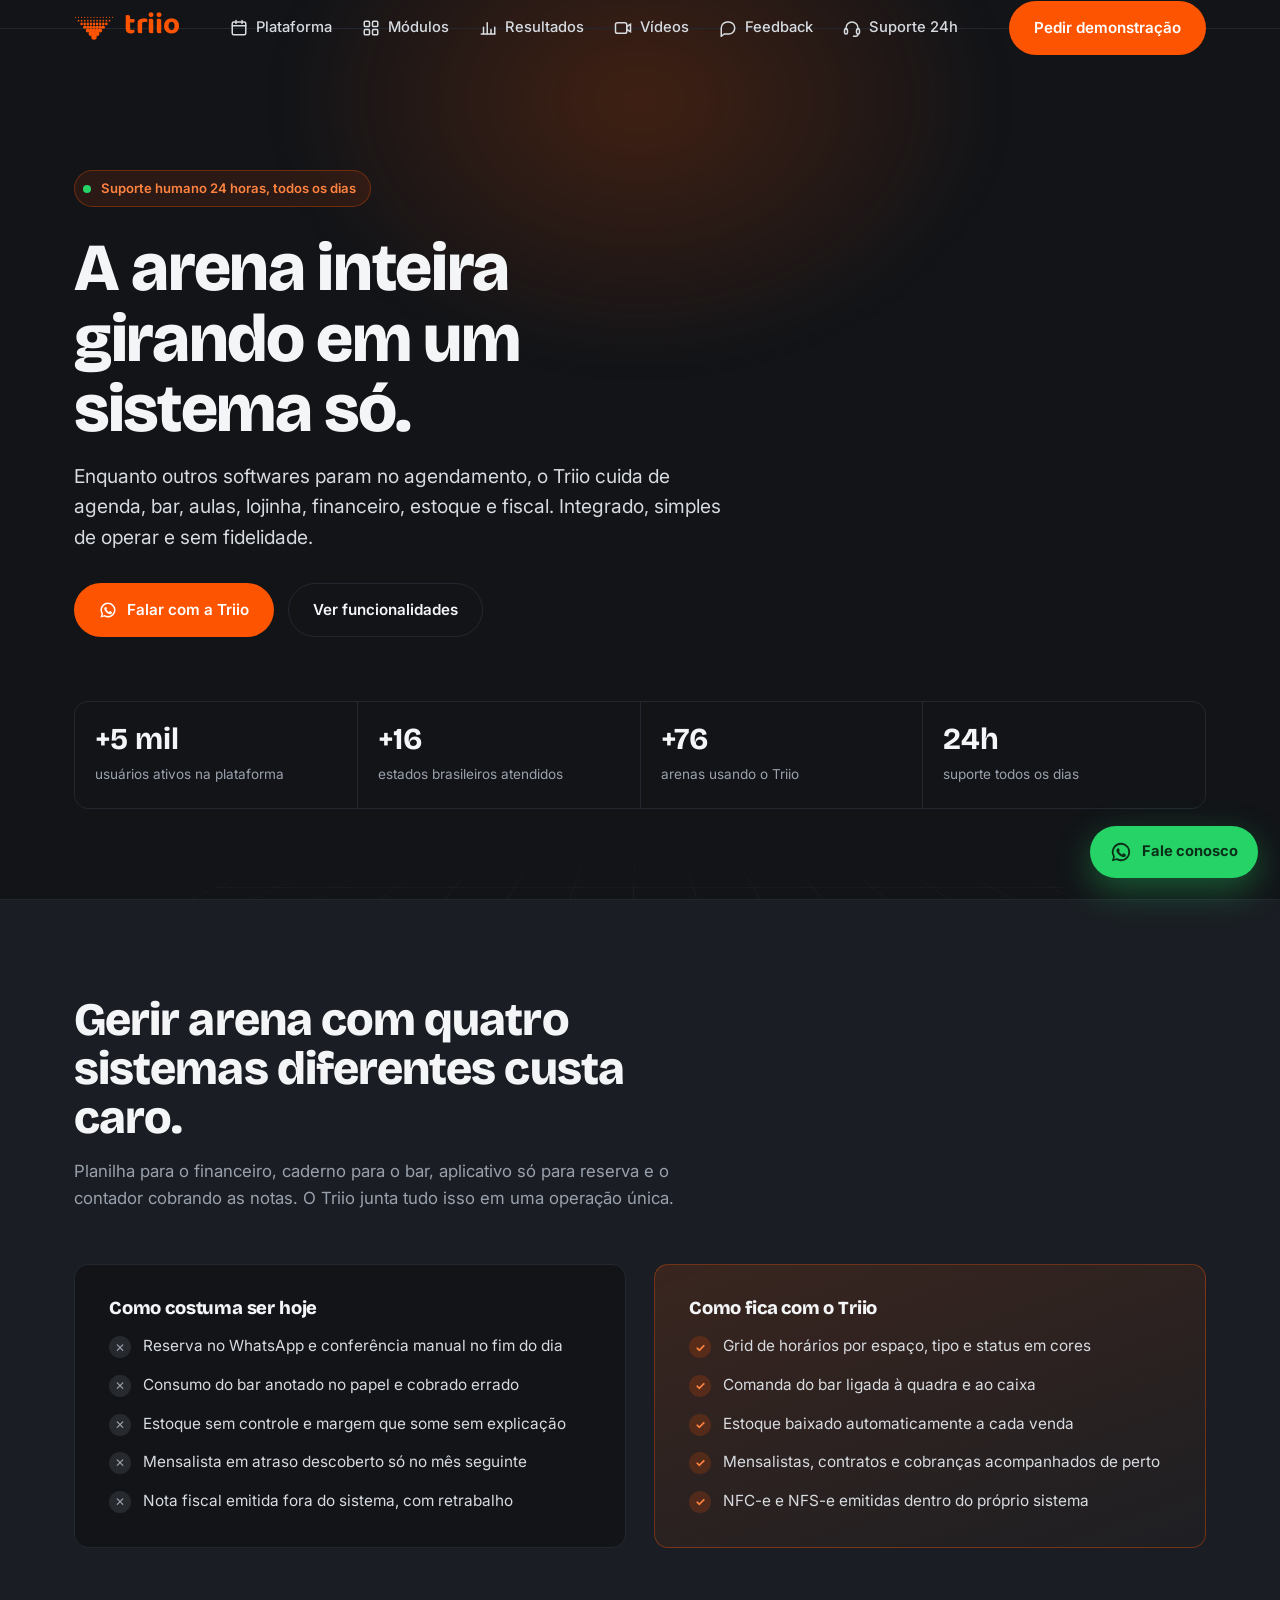
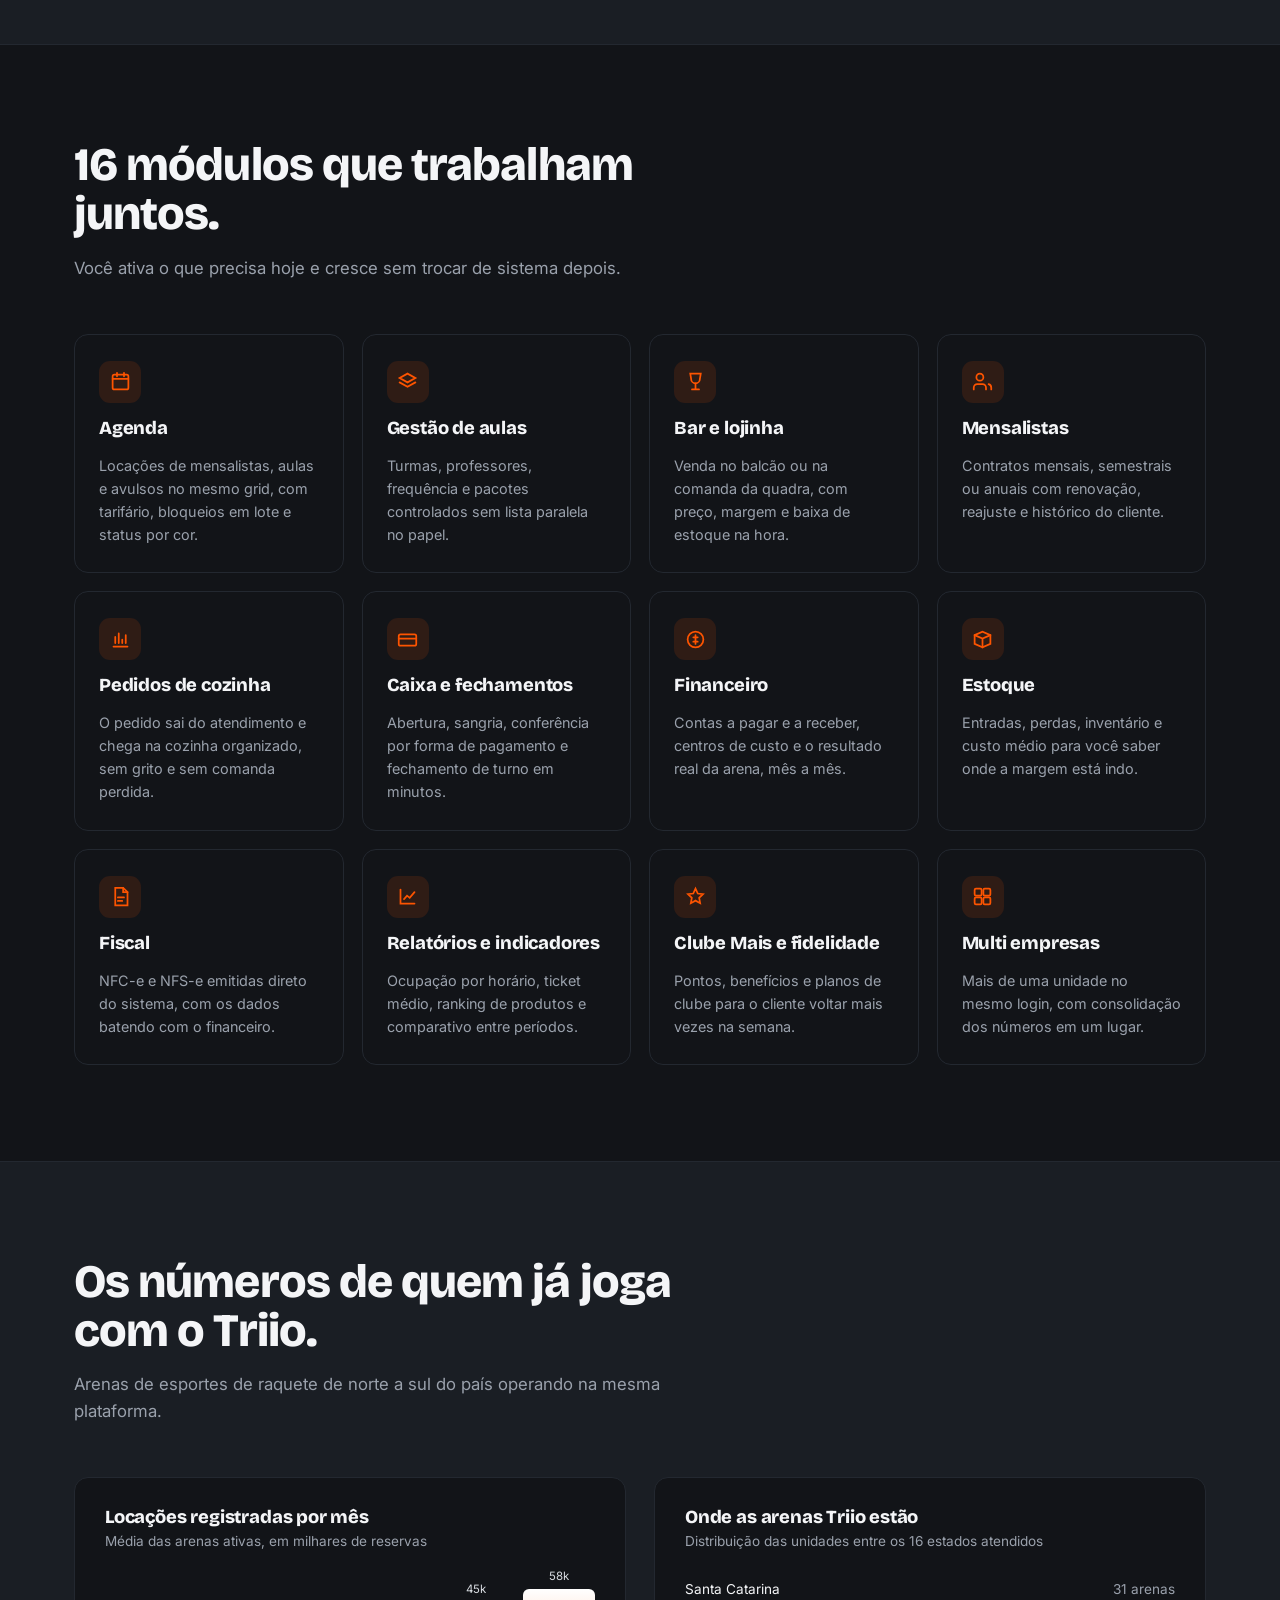
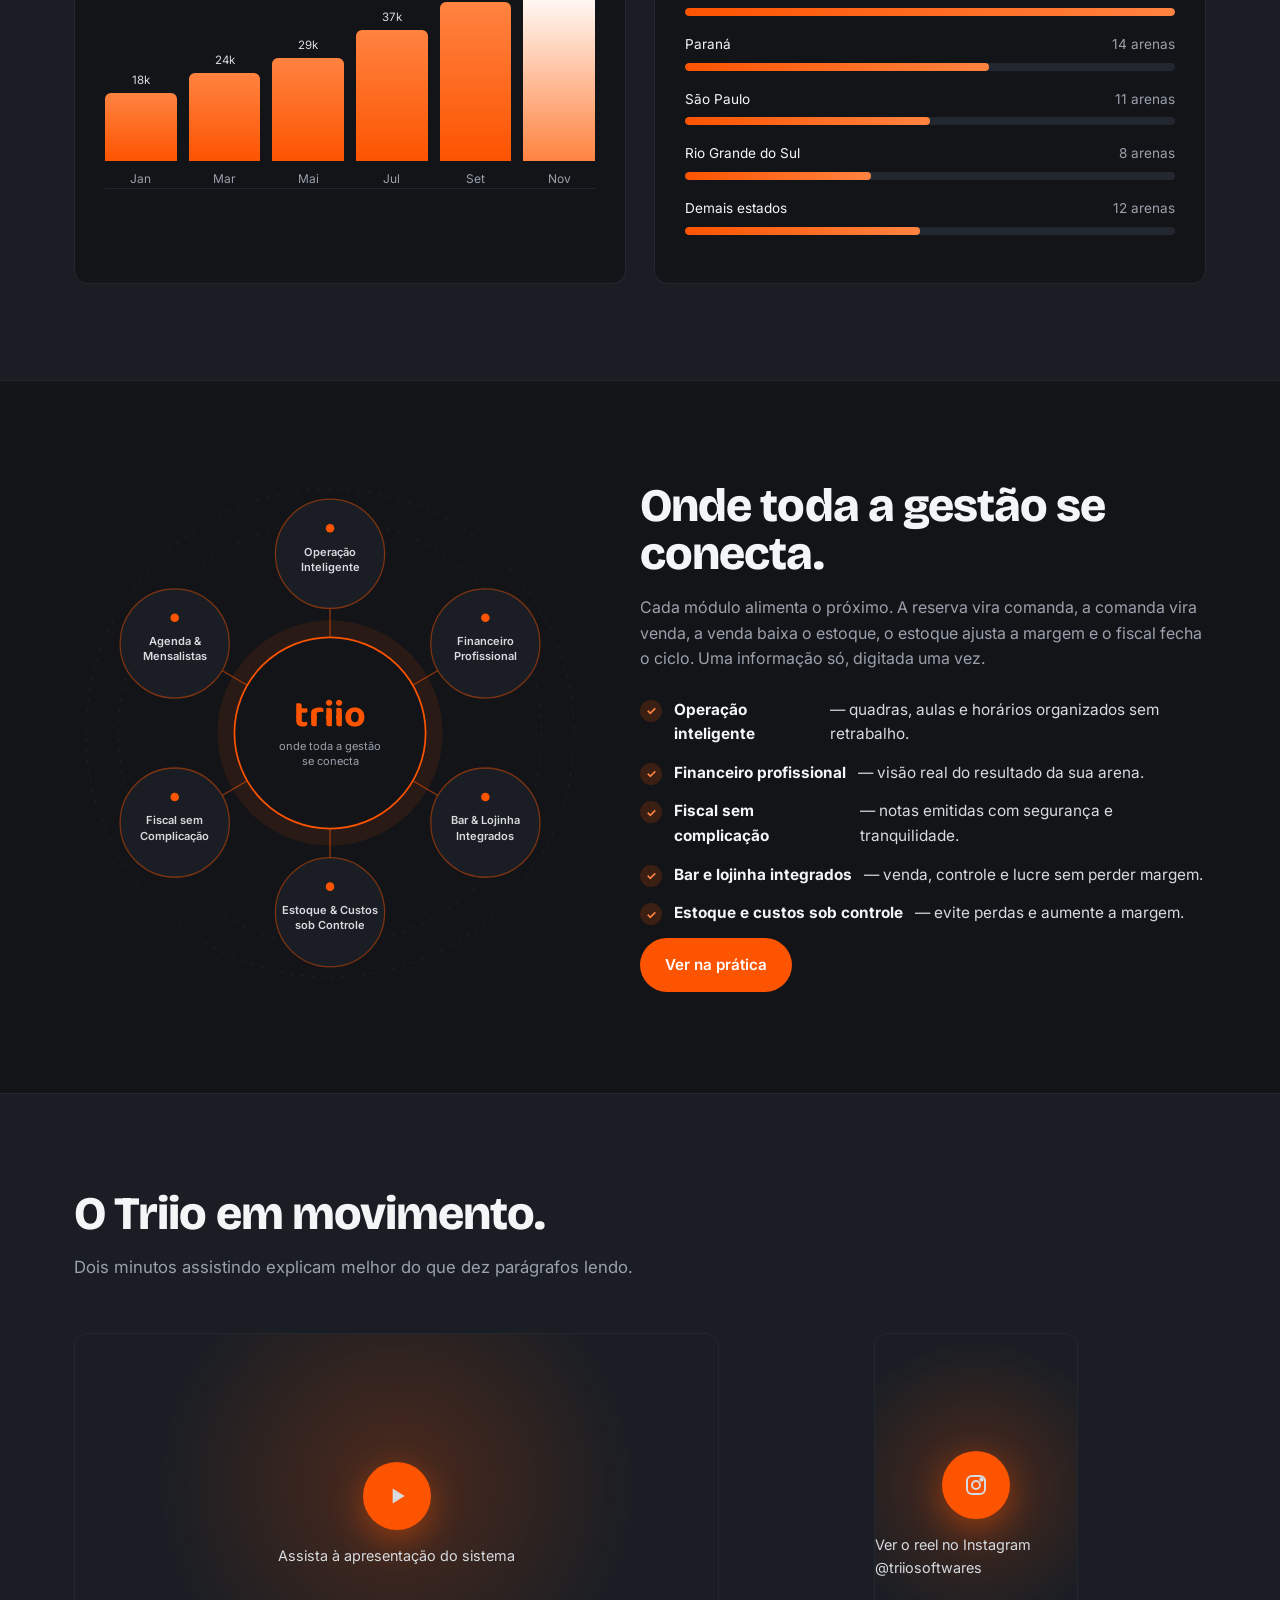
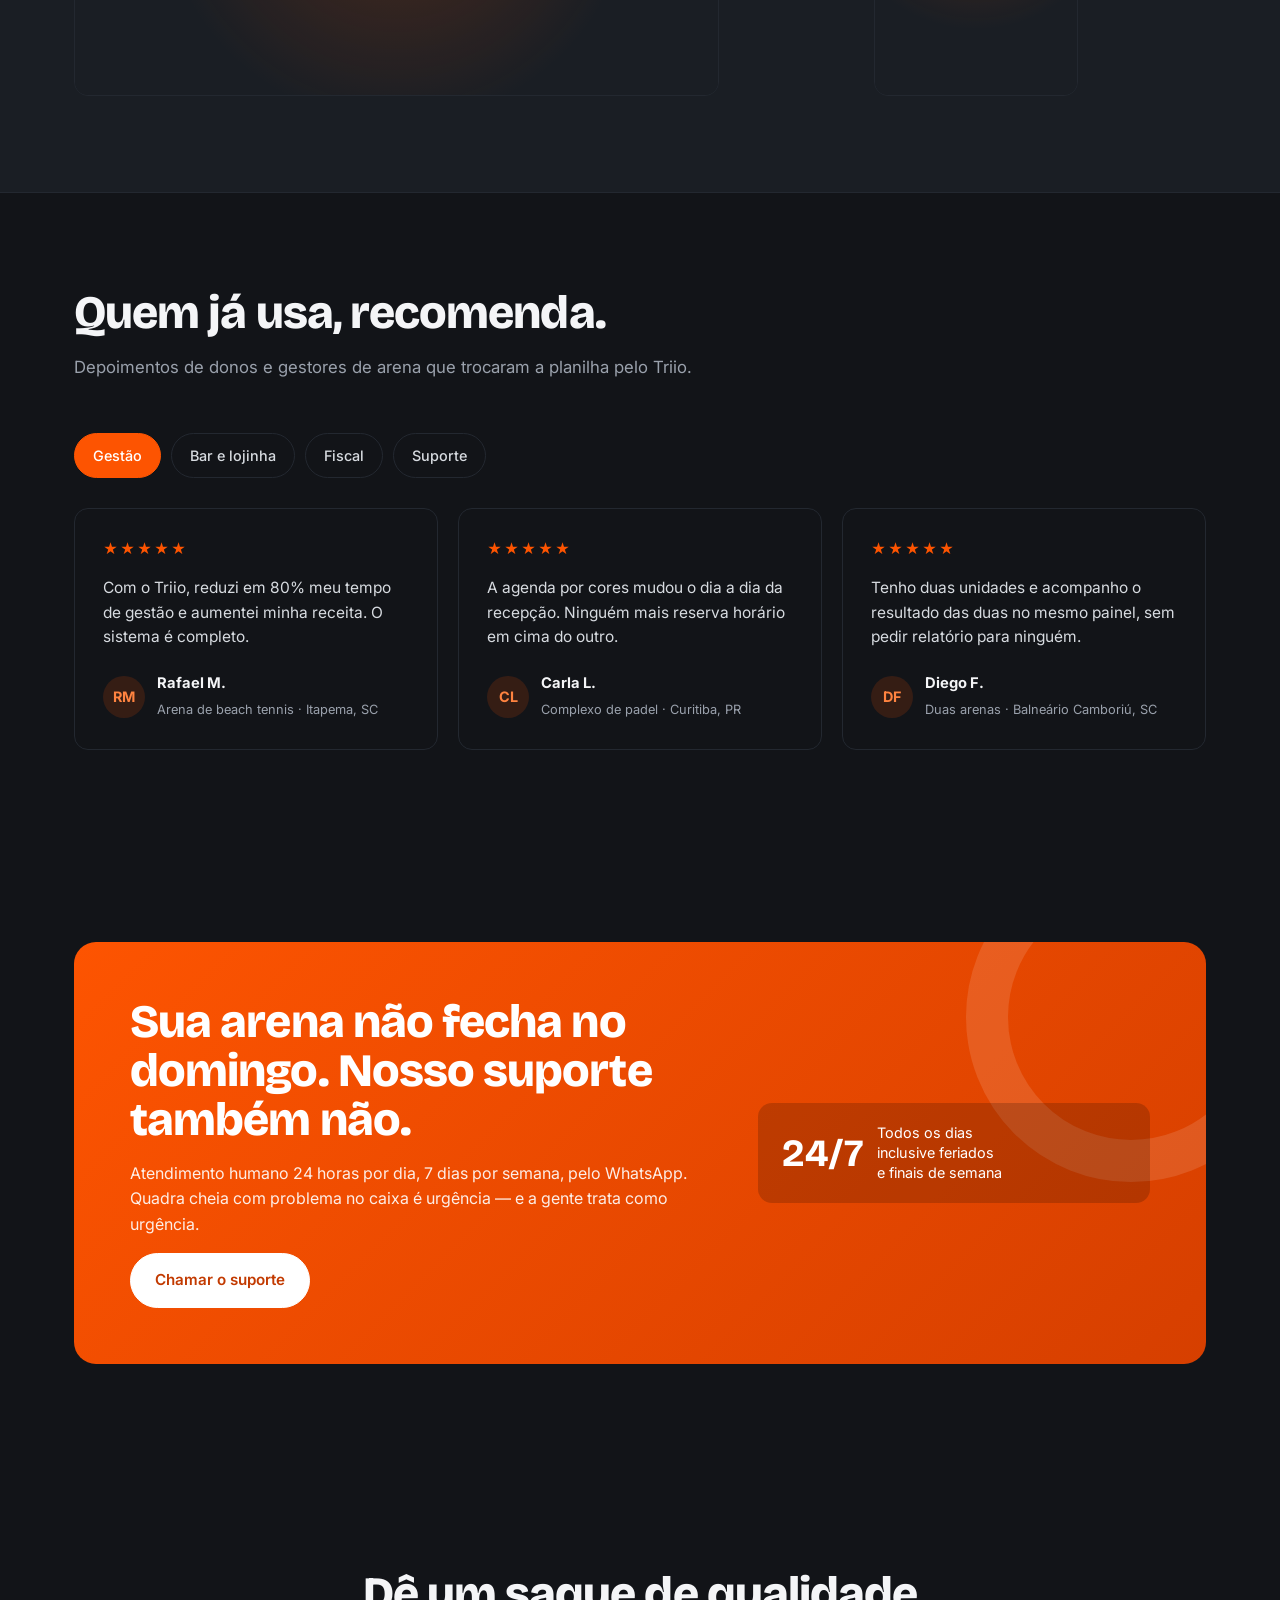
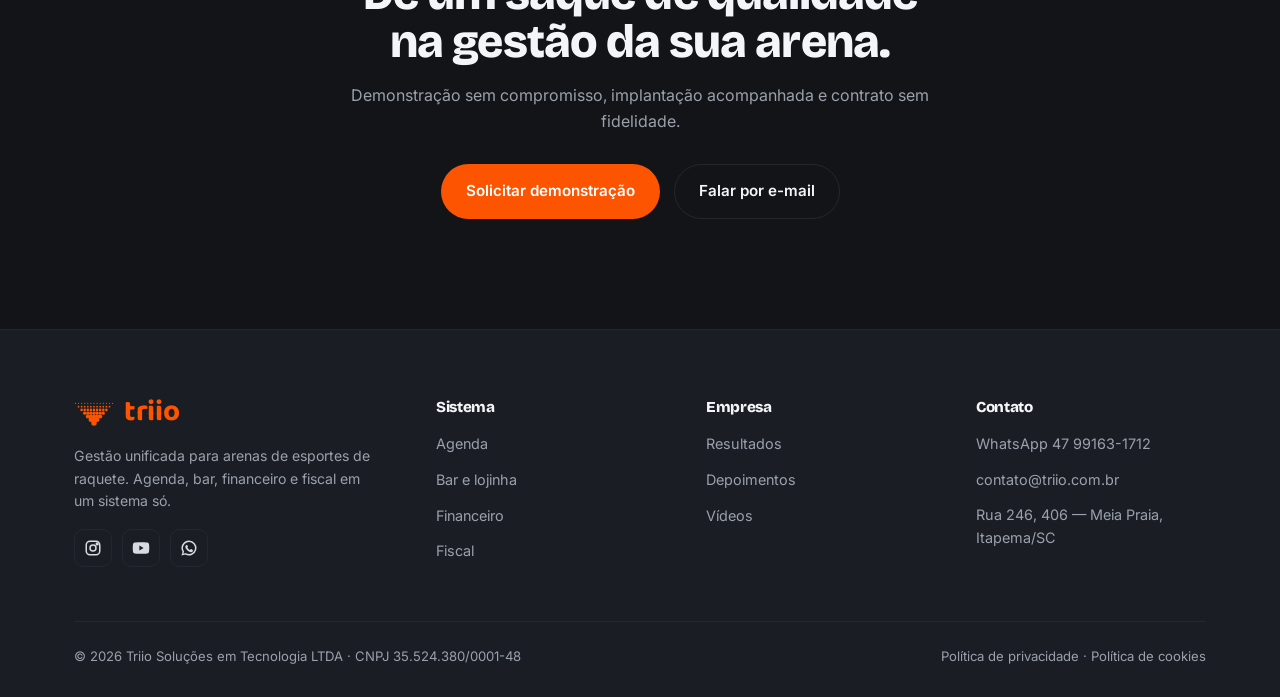
<file: index.html>
<!DOCTYPE html>
<html lang="pt-BR">
<head>
  <meta charset="UTF-8" />
  <meta name="viewport" content="width=device-width, initial-scale=1, viewport-fit=cover" />
  <link rel="icon" href="data:image/svg+xml,%3Csvg xmlns='http://www.w3.org/2000/svg' viewBox='0 0 32 32'%3E%3Cg fill='%23FD5401'%3E%3Ccircle cx='8' cy='8' r='2'/%3E%3Ccircle cx='16' cy='8' r='2'/%3E%3Ccircle cx='24' cy='8' r='2'/%3E%3Ccircle cx='12' cy='16' r='3'/%3E%3Ccircle cx='20' cy='16' r='3'/%3E%3Ccircle cx='16' cy='25' r='4'/%3E%3C/g%3E%3C/svg%3E" />
  <title>Triio Software | Gestão completa para arenas esportivas</title>
  <meta name="description" content="Triio: agenda, bar, aulas, lojinha, financeiro, estoque e fiscal em um único sistema para arenas de esportes de raquete. Suporte 24h e sem fidelidade." />

  <link rel="preconnect" href="https://fonts.googleapis.com" />
  <link rel="preconnect" href="https://fonts.gstatic.com" crossorigin />
  <link href="https://fonts.googleapis.com/css2?family=Baloo+2:wght@700&family=Bricolage+Grotesque:opsz,wght@12..96,500;12..96,700;12..96,800&family=Inter:wght@400;500;600;700&display=swap" rel="stylesheet" />

<link rel="stylesheet" href="./css/style.css" />
</head>

<body>
  <svg width="0" height="0" style="position:absolute" aria-hidden="true">
    <symbol id="marca-triio" viewBox="0 0 100 68" fill="currentColor"><circle cx="3.2" cy="6.0" r="1.3"/><circle cx="11.0" cy="6.0" r="1.3"/><circle cx="18.8" cy="6.0" r="1.3"/><circle cx="26.6" cy="6.0" r="1.3"/><circle cx="34.4" cy="6.0" r="1.3"/><circle cx="42.2" cy="6.0" r="1.3"/><circle cx="50.0" cy="6.0" r="1.3"/><circle cx="57.8" cy="6.0" r="1.3"/><circle cx="65.6" cy="6.0" r="1.3"/><circle cx="73.4" cy="6.0" r="1.3"/><circle cx="81.2" cy="6.0" r="1.3"/><circle cx="89.0" cy="6.0" r="1.3"/><circle cx="96.8" cy="6.0" r="1.3"/><circle cx="11.0" cy="14.2" r="2.2"/><circle cx="18.8" cy="14.2" r="2.2"/><circle cx="26.6" cy="14.2" r="2.2"/><circle cx="34.4" cy="14.2" r="2.2"/><circle cx="42.2" cy="14.2" r="2.2"/><circle cx="50.0" cy="14.2" r="2.2"/><circle cx="57.8" cy="14.2" r="2.2"/><circle cx="65.6" cy="14.2" r="2.2"/><circle cx="73.4" cy="14.2" r="2.2"/><circle cx="81.2" cy="14.2" r="2.2"/><circle cx="89.0" cy="14.2" r="2.2"/><circle cx="18.8" cy="22.4" r="3.2"/><circle cx="26.6" cy="22.4" r="3.2"/><circle cx="34.4" cy="22.4" r="3.2"/><circle cx="42.2" cy="22.4" r="3.2"/><circle cx="50.0" cy="22.4" r="3.2"/><circle cx="57.8" cy="22.4" r="3.2"/><circle cx="65.6" cy="22.4" r="3.2"/><circle cx="73.4" cy="22.4" r="3.2"/><circle cx="81.2" cy="22.4" r="3.2"/><circle cx="26.6" cy="30.6" r="4.1"/><circle cx="34.4" cy="30.6" r="4.1"/><circle cx="42.2" cy="30.6" r="4.1"/><circle cx="50.0" cy="30.6" r="4.1"/><circle cx="57.8" cy="30.6" r="4.1"/><circle cx="65.6" cy="30.6" r="4.1"/><circle cx="73.4" cy="30.6" r="4.1"/><circle cx="34.4" cy="38.8" r="5.1"/><circle cx="42.2" cy="38.8" r="5.1"/><circle cx="50.0" cy="38.8" r="5.1"/><circle cx="57.8" cy="38.8" r="5.1"/><circle cx="65.6" cy="38.8" r="5.1"/><circle cx="42.2" cy="47.0" r="6.0"/><circle cx="50.0" cy="47.0" r="6.0"/><circle cx="57.8" cy="47.0" r="6.0"/><circle cx="50.0" cy="55.2" r="7.0"/></symbol>
  </svg>

  <header class="cabecalho" id="cabecalho">
    <div class="container barra">
      <a href="#topo" class="logo" aria-label="Triio Software - início">
        <svg class="logo-marca" aria-hidden="true"><use href="#marca-triio"/></svg>
        <span class="logo-texto">triio</span>
      </a>

      <nav class="nav" id="nav">
        <div class="nav-item">
          <a class="nav-link" href="#plataforma">
            <svg viewBox="0 0 24 24" fill="none" stroke="currentColor" stroke-width="2" stroke-linecap="round"><rect x="3" y="4" width="18" height="17" rx="2"/><path d="M3 9h18M8 2v4M16 2v4"/></svg>
            Plataforma
          </a>
          <div class="pop">
            <strong>Tudo em um sistema só</strong>
            <p>Agenda, bar, aulas, lojinha, financeiro, estoque e fiscal integrados — sem planilha paralela.</p>
            <ul>
              <li><a href="#modulos">Ver os 16 módulos</a></li>
              <li><a href="#conexao">Como tudo se conecta</a></li>
            </ul>
          </div>
        </div>

        <div class="nav-item">
          <a class="nav-link" href="#modulos">
            <svg viewBox="0 0 24 24" fill="none" stroke="currentColor" stroke-width="2" stroke-linecap="round"><rect x="3" y="3" width="7" height="7" rx="1.5"/><rect x="14" y="3" width="7" height="7" rx="1.5"/><rect x="3" y="14" width="7" height="7" rx="1.5"/><rect x="14" y="14" width="7" height="7" rx="1.5"/></svg>
            Módulos
          </a>
          <div class="pop">
            <strong>16 módulos ativos</strong>
            <p>Da reserva da quadra à nota fiscal emitida, sem trocar de tela.</p>
            <ul>
              <li><a href="#modulos">Agenda e mensalistas</a></li>
              <li><a href="#modulos">Bar, cozinha e caixa</a></li>
              <li><a href="#modulos">Fiscal e relatórios</a></li>
            </ul>
          </div>
        </div>

        <div class="nav-item">
          <a class="nav-link" href="#resultados">
            <svg viewBox="0 0 24 24" fill="none" stroke="currentColor" stroke-width="2" stroke-linecap="round"><path d="M3 20h18"/><path d="M6 20V11M11 20V5M16 20v-6M21 20v-9"/></svg>
            Resultados
          </a>
          <div class="pop">
            <strong>Números do Triio</strong>
            <p>Mais de 5 mil usuários, 76 arenas e presença em 16 estados brasileiros.</p>
            <ul>
              <li><a href="#resultados">Ver gráficos</a></li>
            </ul>
          </div>
        </div>

        <div class="nav-item">
          <a class="nav-link" href="#videos">
            <svg viewBox="0 0 24 24" fill="none" stroke="currentColor" stroke-width="2" stroke-linecap="round"><rect x="2" y="5" width="15" height="14" rx="2.5"/><path d="M17 10l5-3v10l-5-3z"/></svg>
            Vídeos
          </a>
          <div class="pop">
            <strong>Veja o sistema rodando</strong>
            <p>Demonstrações curtas direto do YouTube e do Instagram da Triio.</p>
            <ul>
              <li><a href="#videos">Assistir agora</a></li>
            </ul>
          </div>
        </div>

        <div class="nav-item">
          <a class="nav-link" href="#feedback">
            <svg viewBox="0 0 24 24" fill="none" stroke="currentColor" stroke-width="2" stroke-linecap="round"><path d="M21 12a8 8 0 0 1-8 8H7l-4 3V12a8 8 0 0 1 8-8h2a8 8 0 0 1 8 8z"/></svg>
            Feedback
          </a>
          <div class="pop">
            <strong>Quem já usa, recomenda</strong>
            <p>Depoimentos de donos de arena separados por tema: gestão, bar, fiscal e suporte.</p>
            <ul>
              <li><a href="#feedback">Ler depoimentos</a></li>
            </ul>
          </div>
        </div>

        <div class="nav-item">
          <a class="nav-link" href="#suporte">
            <svg viewBox="0 0 24 24" fill="none" stroke="currentColor" stroke-width="2" stroke-linecap="round"><path d="M4 14v-2a8 8 0 0 1 16 0v2"/><rect x="2" y="13" width="4" height="7" rx="2"/><rect x="18" y="13" width="4" height="7" rx="2"/><path d="M20 20a3 3 0 0 1-3 3h-3"/></svg>
            Suporte 24h
          </a>
          <div class="pop">
            <strong>Atendimento 24 horas</strong>
            <p>Time da Triio disponível todos os dias, inclusive nos fins de semana cheios da sua arena.</p>
            <ul>
              <li><a href="https://wa.me/5547991631712" target="_blank" rel="noopener">Falar agora no WhatsApp</a></li>
            </ul>
          </div>
        </div>
      </nav>

      <div class="acoes-cabecalho">
        <a class="btn btn-principal" href="https://wa.me/5547991631712?text=Ol%C3%A1!%20Quero%20uma%20demonstra%C3%A7%C3%A3o%20do%20Triio." target="_blank" rel="noopener">Pedir demonstração</a>
        <button class="hamburguer" id="hamburguer" aria-label="Abrir menu" aria-expanded="false">
          <svg width="22" height="22" viewBox="0 0 24 24" fill="none" stroke="currentColor" stroke-width="2" stroke-linecap="round"><path d="M4 7h16M4 12h16M4 17h16"/></svg>
        </button>
      </div>
    </div>
  </header>

  <main id="topo">
    <section class="hero">
      <div class="brilho"></div>
      <div class="quadra"></div>
      <div class="container">
        <div class="selo"><span class="pulso"></span> Suporte humano 24 horas, todos os dias</div>
        <h1>A arena inteira girando em um sistema só.</h1>
        <p class="hero-sub">
          Enquanto outros softwares param no agendamento, o Triio cuida de agenda, bar, aulas,
          lojinha, financeiro, estoque e fiscal. Integrado, simples de operar e sem fidelidade.
        </p>

        <div class="hero-botoes">
          <a class="btn btn-principal" href="https://wa.me/5547991631712?text=Ol%C3%A1!%20Quero%20uma%20demonstra%C3%A7%C3%A3o%20do%20Triio." target="_blank" rel="noopener">
            <svg width="18" height="18" viewBox="0 0 24 24" fill="currentColor" aria-hidden="true"><path d="M12 2a10 10 0 0 0-8.6 15.1L2 22l5-1.3A10 10 0 1 0 12 2zm0 18a8 8 0 0 1-4.1-1.1l-.3-.2-3 .8.8-2.9-.2-.3A8 8 0 1 1 12 20zm4.4-5.8c-.2-.1-1.4-.7-1.6-.8s-.4-.1-.5.1-.6.8-.7 1-.3.2-.5.1a6.5 6.5 0 0 1-3.2-2.8c-.2-.4.2-.4.6-1.2.1-.2 0-.4 0-.5l-.7-1.7c-.2-.4-.4-.4-.5-.4h-.5a1 1 0 0 0-.7.3A2.9 2.9 0 0 0 7 10.4a5.1 5.1 0 0 0 1 2.6 11.5 11.5 0 0 0 4.4 3.9c1.6.6 2.2.7 3 .6a2.6 2.6 0 0 0 1.7-1.2 2.1 2.1 0 0 0 .1-1.2z"/></svg>
            Falar com a Triio
          </a>
          <a class="btn btn-secundario" href="#modulos">Ver funcionalidades</a>
        </div>

        <div class="faixa-numeros revelar">
          <div><b class="contador" data-final="5000" data-prefixo="+">0</b><small>usuários ativos na plataforma</small></div>
          <div><b class="contador" data-final="16" data-prefixo="+">0</b><small>estados brasileiros atendidos</small></div>
          <div><b class="contador" data-final="76" data-prefixo="+">0</b><small>arenas usando o Triio</small></div>
          <div><b>24h</b><small>suporte todos os dias</small></div>
        </div>
      </div>
    </section>

    <section class="secao secao-escura" id="plataforma">
      <div class="container">
        <div class="cabecalho-secao revelar">
          <h2>Gerir arena com quatro sistemas diferentes custa caro.</h2>
          <p>Planilha para o financeiro, caderno para o bar, aplicativo só para reserva e o contador cobrando as notas. O Triio junta tudo isso em uma operação única.</p>
        </div>

        <div class="duas-colunas">
          <div class="painel revelar">
            <h3>Como costuma ser hoje</h3>
            <ul class="lista">
              <li><span class="marca-x">✕</span> Reserva no WhatsApp e conferência manual no fim do dia</li>
              <li><span class="marca-x">✕</span> Consumo do bar anotado no papel e cobrado errado</li>
              <li><span class="marca-x">✕</span> Estoque sem controle e margem que some sem explicação</li>
              <li><span class="marca-x">✕</span> Mensalista em atraso descoberto só no mês seguinte</li>
              <li><span class="marca-x">✕</span> Nota fiscal emitida fora do sistema, com retrabalho</li>
            </ul>
          </div>

          <div class="painel destaque revelar">
            <h3>Como fica com o Triio</h3>
            <ul class="lista">
              <li><span class="marca-ok">✓</span> Grid de horários por espaço, tipo e status em cores</li>
              <li><span class="marca-ok">✓</span> Comanda do bar ligada à quadra e ao caixa</li>
              <li><span class="marca-ok">✓</span> Estoque baixado automaticamente a cada venda</li>
              <li><span class="marca-ok">✓</span> Mensalistas, contratos e cobranças acompanhados de perto</li>
              <li><span class="marca-ok">✓</span> NFC-e e NFS-e emitidas dentro do próprio sistema</li>
            </ul>
          </div>
        </div>
      </div>
    </section>

    <section class="secao" id="modulos">
      <div class="container">
        <div class="cabecalho-secao revelar">
          <h2>16 módulos que trabalham juntos.</h2>
          <p>Você ativa o que precisa hoje e cresce sem trocar de sistema depois.</p>
        </div>

        <div class="grade-modulos">
          <article class="modulo revelar">
            <div class="icone"><svg viewBox="0 0 24 24" fill="none" stroke="currentColor" stroke-width="2" stroke-linecap="round"><rect x="3" y="4" width="18" height="17" rx="2"/><path d="M3 9h18M8 2v4M16 2v4"/></svg></div>
            <h3>Agenda</h3>
            <p>Locações de mensalistas, aulas e avulsos no mesmo grid, com tarifário, bloqueios em lote e status por cor.</p>
          </article>

          <article class="modulo revelar">
            <div class="icone"><svg viewBox="0 0 24 24" fill="none" stroke="currentColor" stroke-width="2" stroke-linecap="round"><path d="M12 3l9 5-9 5-9-5 9-5z"/><path d="M3 13l9 5 9-5"/></svg></div>
            <h3>Gestão de aulas</h3>
            <p>Turmas, professores, frequência e pacotes controlados sem lista paralela no papel.</p>
          </article>

          <article class="modulo revelar">
            <div class="icone"><svg viewBox="0 0 24 24" fill="none" stroke="currentColor" stroke-width="2" stroke-linecap="round"><path d="M6 3h12l-1 6a5 5 0 0 1-10 0L6 3z"/><path d="M12 14v7M8 21h8"/></svg></div>
            <h3>Bar e lojinha</h3>
            <p>Venda no balcão ou na comanda da quadra, com preço, margem e baixa de estoque na hora.</p>
          </article>

          <article class="modulo revelar">
            <div class="icone"><svg viewBox="0 0 24 24" fill="none" stroke="currentColor" stroke-width="2" stroke-linecap="round"><path d="M16 21v-2a4 4 0 0 0-4-4H6a4 4 0 0 0-4 4v2"/><circle cx="9" cy="7" r="4"/><path d="M22 21v-2a4 4 0 0 0-3-3.9"/></svg></div>
            <h3>Mensalistas</h3>
            <p>Contratos mensais, semestrais ou anuais com renovação, reajuste e histórico do cliente.</p>
          </article>

          <article class="modulo revelar">
            <div class="icone"><svg viewBox="0 0 24 24" fill="none" stroke="currentColor" stroke-width="2" stroke-linecap="round"><path d="M4 20h16M6 16V9M10 16V5M14 16v-4M18 16V7"/></svg></div>
            <h3>Pedidos de cozinha</h3>
            <p>O pedido sai do atendimento e chega na cozinha organizado, sem grito e sem comanda perdida.</p>
          </article>

          <article class="modulo revelar">
            <div class="icone"><svg viewBox="0 0 24 24" fill="none" stroke="currentColor" stroke-width="2" stroke-linecap="round"><rect x="2" y="6" width="20" height="13" rx="2"/><path d="M2 11h20"/></svg></div>
            <h3>Caixa e fechamentos</h3>
            <p>Abertura, sangria, conferência por forma de pagamento e fechamento de turno em minutos.</p>
          </article>

          <article class="modulo revelar">
            <div class="icone"><svg viewBox="0 0 24 24" fill="none" stroke="currentColor" stroke-width="2" stroke-linecap="round"><circle cx="12" cy="12" r="9"/><path d="M12 7v10M9.5 9.5h5M9.5 14.5h5"/></svg></div>
            <h3>Financeiro</h3>
            <p>Contas a pagar e a receber, centros de custo e o resultado real da arena, mês a mês.</p>
          </article>

          <article class="modulo revelar">
            <div class="icone"><svg viewBox="0 0 24 24" fill="none" stroke="currentColor" stroke-width="2" stroke-linecap="round"><path d="M3 7l9-4 9 4v10l-9 4-9-4V7z"/><path d="M3 7l9 4 9-4M12 11v10"/></svg></div>
            <h3>Estoque</h3>
            <p>Entradas, perdas, inventário e custo médio para você saber onde a margem está indo.</p>
          </article>

          <article class="modulo revelar">
            <div class="icone"><svg viewBox="0 0 24 24" fill="none" stroke="currentColor" stroke-width="2" stroke-linecap="round"><path d="M6 2h9l5 5v15H6z"/><path d="M15 2v5h5M9 13h7M9 17h5"/></svg></div>
            <h3>Fiscal</h3>
            <p>NFC-e e NFS-e emitidas direto do sistema, com os dados batendo com o financeiro.</p>
          </article>

          <article class="modulo revelar">
            <div class="icone"><svg viewBox="0 0 24 24" fill="none" stroke="currentColor" stroke-width="2" stroke-linecap="round"><path d="M4 4v16h16"/><path d="M8 15l3.5-4 3 2.5L20 7"/></svg></div>
            <h3>Relatórios e indicadores</h3>
            <p>Ocupação por horário, ticket médio, ranking de produtos e comparativo entre períodos.</p>
          </article>

          <article class="modulo revelar">
            <div class="icone"><svg viewBox="0 0 24 24" fill="none" stroke="currentColor" stroke-width="2" stroke-linecap="round"><path d="M12 3l2.6 5.6 6 .8-4.4 4.2 1.1 6-5.3-2.9L6.7 19.6l1.1-6L3.4 9.4l6-.8L12 3z"/></svg></div>
            <h3>Clube Mais e fidelidade</h3>
            <p>Pontos, benefícios e planos de clube para o cliente voltar mais vezes na semana.</p>
          </article>

          <article class="modulo revelar">
            <div class="icone"><svg viewBox="0 0 24 24" fill="none" stroke="currentColor" stroke-width="2" stroke-linecap="round"><rect x="3" y="3" width="8" height="8" rx="1.5"/><rect x="13" y="3" width="8" height="8" rx="1.5"/><rect x="3" y="13" width="8" height="8" rx="1.5"/><rect x="13" y="13" width="8" height="8" rx="1.5"/></svg></div>
            <h3>Multi empresas</h3>
            <p>Mais de uma unidade no mesmo login, com consolidação dos números em um lugar.</p>
          </article>
        </div>
      </div>
    </section>

    <section class="secao secao-escura" id="resultados">
      <div class="container">
        <div class="cabecalho-secao revelar">
          <h2>Os números de quem já joga com o Triio.</h2>
          <p>Arenas de esportes de raquete de norte a sul do país operando na mesma plataforma.</p>
        </div>

        <div class="bloco-dados">
          <div class="card-dados revelar" id="grafico1">
            <h3>Locações registradas por mês</h3>
            <div class="legenda">Média das arenas ativas, em milhares de reservas</div>
            <div class="grafico-barras">
              <div class="coluna"><div class="barra" data-altura="34" data-valor="18k"></div><small>Jan</small></div>
              <div class="coluna"><div class="barra" data-altura="44" data-valor="24k"></div><small>Mar</small></div>
              <div class="coluna"><div class="barra" data-altura="52" data-valor="29k"></div><small>Mai</small></div>
              <div class="coluna"><div class="barra" data-altura="66" data-valor="37k"></div><small>Jul</small></div>
              <div class="coluna"><div class="barra" data-altura="80" data-valor="45k"></div><small>Set</small></div>
              <div class="coluna"><div class="barra" data-altura="100" data-valor="58k"></div><small>Nov</small></div>
            </div>
          </div>

          <div class="card-dados revelar" id="grafico2">
            <h3>Onde as arenas Triio estão</h3>
            <div class="legenda">Distribuição das unidades entre os 16 estados atendidos</div>

            <div class="linha-estado">
              <div class="topo"><span>Santa Catarina</span><span>31 arenas</span></div>
              <div class="trilha"><div class="preenchimento" data-largura="100"></div></div>
            </div>
            <div class="linha-estado">
              <div class="topo"><span>Paraná</span><span>14 arenas</span></div>
              <div class="trilha"><div class="preenchimento" data-largura="62"></div></div>
            </div>
            <div class="linha-estado">
              <div class="topo"><span>São Paulo</span><span>11 arenas</span></div>
              <div class="trilha"><div class="preenchimento" data-largura="50"></div></div>
            </div>
            <div class="linha-estado">
              <div class="topo"><span>Rio Grande do Sul</span><span>8 arenas</span></div>
              <div class="trilha"><div class="preenchimento" data-largura="38"></div></div>
            </div>
            <div class="linha-estado">
              <div class="topo"><span>Demais estados</span><span>12 arenas</span></div>
              <div class="trilha"><div class="preenchimento" data-largura="48"></div></div>
            </div>
          </div>
        </div>
      </div>
    </section>

    <section class="secao" id="conexao">
      <div class="container conexao">
        <div class="conexao-imagem revelar">
          <svg class="diagrama" viewBox="0 0 600 600" role="img" aria-label="Diagrama: agenda, financeiro, fiscal, bar e lojinha e estoque conectados ao núcleo do Triio">
            <circle class="anel-externo" cx="300" cy="300" r="286"/>
            <circle class="anel-externo" cx="300" cy="300" r="248"/>

            <g class="no">
              <line class="fio" x1="300" y1="188" x2="300" y2="154"/>
              <circle class="no-fundo" cx="300" cy="90" r="64"/>
              <circle class="no-borda" cx="300" cy="90" r="64"/>
              <circle class="ponto" cx="300" cy="60" r="5"/>
              <text class="rotulo" x="300" y="92">Operação</text>
              <text class="rotulo" x="300" y="110">Inteligente</text>
            </g>
            <g class="no">
              <line class="fio" x1="397" y1="244" x2="426" y2="227"/>
              <circle class="no-fundo" cx="482" cy="195" r="64"/>
              <circle class="no-borda" cx="482" cy="195" r="64"/>
              <circle class="ponto" cx="482" cy="165" r="5"/>
              <text class="rotulo" x="482" y="197">Financeiro</text>
              <text class="rotulo" x="482" y="215">Profissional</text>
            </g>
            <g class="no">
              <line class="fio" x1="397" y1="356" x2="426" y2="373"/>
              <circle class="no-fundo" cx="482" cy="405" r="64"/>
              <circle class="no-borda" cx="482" cy="405" r="64"/>
              <circle class="ponto" cx="482" cy="375" r="5"/>
              <text class="rotulo" x="482" y="407">Bar &amp; Lojinha</text>
              <text class="rotulo" x="482" y="425">Integrados</text>
            </g>
            <g class="no">
              <line class="fio" x1="300" y1="412" x2="300" y2="446"/>
              <circle class="no-fundo" cx="300" cy="510" r="64"/>
              <circle class="no-borda" cx="300" cy="510" r="64"/>
              <circle class="ponto" cx="300" cy="480" r="5"/>
              <text class="rotulo" x="300" y="512">Estoque &amp; Custos</text>
              <text class="rotulo" x="300" y="530">sob Controle</text>
            </g>
            <g class="no">
              <line class="fio" x1="203" y1="356" x2="174" y2="373"/>
              <circle class="no-fundo" cx="118" cy="405" r="64"/>
              <circle class="no-borda" cx="118" cy="405" r="64"/>
              <circle class="ponto" cx="118" cy="375" r="5"/>
              <text class="rotulo" x="118" y="407">Fiscal sem</text>
              <text class="rotulo" x="118" y="425">Complicação</text>
            </g>
            <g class="no">
              <line class="fio" x1="203" y1="244" x2="174" y2="227"/>
              <circle class="no-fundo" cx="118" cy="195" r="64"/>
              <circle class="no-borda" cx="118" cy="195" r="64"/>
              <circle class="ponto" cx="118" cy="165" r="5"/>
              <text class="rotulo" x="118" y="197">Agenda &amp;</text>
              <text class="rotulo" x="118" y="215">Mensalistas</text>
            </g>

            <circle class="nucleo-halo" cx="300" cy="300" r="132"/>
            <circle class="nucleo" cx="300" cy="300" r="112"/>
            <circle class="nucleo-borda" cx="300" cy="300" r="112"/>
            <text class="nucleo-nome" x="300" y="292">triio</text>
            <text class="nucleo-texto" x="300" y="320">onde toda a gestão</text>
            <text class="nucleo-texto" x="300" y="338">se conecta</text>
          </svg>
        </div>

        <div class="revelar">
          <h2>Onde toda a gestão se conecta.</h2>
          <p class="texto-apoio">
            Cada módulo alimenta o próximo. A reserva vira comanda, a comanda vira venda,
            a venda baixa o estoque, o estoque ajusta a margem e o fiscal fecha o ciclo.
            Uma informação só, digitada uma vez.
          </p>

          <ul class="lista" style="margin-top:26px">
            <li><span class="marca-ok">✓</span> <b style="color:var(--osso)">Operação inteligente</b> — quadras, aulas e horários organizados sem retrabalho.</li>
            <li><span class="marca-ok">✓</span> <b style="color:var(--osso)">Financeiro profissional</b> — visão real do resultado da sua arena.</li>
            <li><span class="marca-ok">✓</span> <b style="color:var(--osso)">Fiscal sem complicação</b> — notas emitidas com segurança e tranquilidade.</li>
            <li><span class="marca-ok">✓</span> <b style="color:var(--osso)">Bar e lojinha integrados</b> — venda, controle e lucre sem perder margem.</li>
            <li><span class="marca-ok">✓</span> <b style="color:var(--osso)">Estoque e custos sob controle</b> — evite perdas e aumente a margem.</li>
          </ul>

          <a class="btn btn-principal" style="margin-top:12px" href="https://wa.me/5547991631712?text=Quero%20ver%20o%20Triio%20funcionando%20na%20minha%20arena." target="_blank" rel="noopener">Ver na prática</a>
        </div>
      </div>
    </section>

    <section class="secao secao-escura" id="videos">
      <div class="container">
        <div class="cabecalho-secao revelar">
          <h2>O Triio em movimento.</h2>
          <p>Dois minutos assistindo explicam melhor do que dez parágrafos lendo.</p>
        </div>

        <div class="grade-videos">
          <div class="moldura-video revelar" id="video-youtube">
            <button class="capa" data-video="https://www.youtube.com/embed/GuzUimWe77s?autoplay=1" aria-label="Reproduzir vídeo do Triio no YouTube">
              <span class="play">
                <svg width="26" height="26" viewBox="0 0 24 24" fill="currentColor" aria-hidden="true"><path d="M8 5v14l11-7z"/></svg>
              </span>
              <span>Assista à apresentação do sistema</span>
            </button>
          </div>

          <div class="moldura-video vertical revelar">
            <a class="capa" href="https://www.instagram.com/reel/DYXirnuxWeF/" target="_blank" rel="noopener" aria-label="Abrir reel da Triio no Instagram">
              <span class="play">
                <svg width="24" height="24" viewBox="0 0 24 24" fill="none" stroke="currentColor" stroke-width="2"><rect x="3" y="3" width="18" height="18" rx="5"/><circle cx="12" cy="12" r="4"/><circle cx="17.5" cy="6.5" r="1.2" fill="currentColor"/></svg>
              </span>
              <span>Ver o reel no Instagram @triiosoftwares</span>
            </a>
          </div>
        </div>
      </div>
    </section>

    <section class="secao" id="feedback">
      <div class="container">
        <div class="cabecalho-secao revelar">
          <h2>Quem já usa, recomenda.</h2>
          <p>Depoimentos de donos e gestores de arena que trocaram a planilha pelo Triio.</p>
        </div>

        <div class="abas" role="tablist">
          <button class="aba ativa" role="tab" data-aba="gestao">Gestão</button>
          <button class="aba" role="tab" data-aba="bar">Bar e lojinha</button>
          <button class="aba" role="tab" data-aba="fiscal">Fiscal</button>
          <button class="aba" role="tab" data-aba="suporte">Suporte</button>
        </div>

        <div class="painel-aba ativo" data-painel="gestao">
          <div class="depoimento">
            <div class="estrelas">★★★★★</div>
            <p>Com o Triio, reduzi em 80% meu tempo de gestão e aumentei minha receita. O sistema é completo.</p>
            <div class="autor"><span class="avatar">RM</span><div><b>Rafael M.</b><small>Arena de beach tennis · Itapema, SC</small></div></div>
          </div>
          <div class="depoimento">
            <div class="estrelas">★★★★★</div>
            <p>A agenda por cores mudou o dia a dia da recepção. Ninguém mais reserva horário em cima do outro.</p>
            <div class="autor"><span class="avatar">CL</span><div><b>Carla L.</b><small>Complexo de padel · Curitiba, PR</small></div></div>
          </div>
          <div class="depoimento">
            <div class="estrelas">★★★★★</div>
            <p>Tenho duas unidades e acompanho o resultado das duas no mesmo painel, sem pedir relatório para ninguém.</p>
            <div class="autor"><span class="avatar">DF</span><div><b>Diego F.</b><small>Duas arenas · Balneário Camboriú, SC</small></div></div>
          </div>
        </div>

        <div class="painel-aba" data-painel="bar">
          <div class="depoimento">
            <div class="estrelas">★★★★★</div>
            <p>O consumo cai direto na comanda da quadra. O cliente fecha tudo de uma vez e o caixa bate no fim da noite.</p>
            <div class="autor"><span class="avatar">JP</span><div><b>João P.</b><small>Arena com bar · Florianópolis, SC</small></div></div>
          </div>
          <div class="depoimento">
            <div class="estrelas">★★★★★</div>
            <p>Descobri produtos que eu vendia com margem quase zero. Ajustei o preço e a lojinha virou lucro de verdade.</p>
            <div class="autor"><span class="avatar">AS</span><div><b>Amanda S.</b><small>Arena e loja · Londrina, PR</small></div></div>
          </div>
        </div>

        <div class="painel-aba" data-painel="fiscal">
          <div class="depoimento">
            <div class="estrelas">★★★★★</div>
            <p>Emitir nota deixou de ser um problema de fim de mês. Sai na hora da venda e o contador não reclama mais.</p>
            <div class="autor"><span class="avatar">MT</span><div><b>Marcos T.</b><small>Arena de padel · São José, SC</small></div></div>
          </div>
          <div class="depoimento">
            <div class="estrelas">★★★★★</div>
            <p>Migrar o fiscal para dentro do sistema economizou umas seis horas por mês da minha equipe.</p>
            <div class="autor"><span class="avatar">PV</span><div><b>Patrícia V.</b><small>Centro esportivo · Campinas, SP</small></div></div>
          </div>
        </div>

        <div class="painel-aba" data-painel="suporte">
          <div class="depoimento">
            <div class="estrelas">★★★★★</div>
            <p>Chamei no domingo às 21h com a quadra cheia e fui atendido na hora. Esse suporte 24h vale o contrato sozinho.</p>
            <div class="autor"><span class="avatar">LB</span><div><b>Lucas B.</b><small>Arena de beach tennis · Porto Alegre, RS</small></div></div>
          </div>
          <div class="depoimento">
            <div class="estrelas">★★★★★</div>
            <p>Time atencioso e que entende de arena, não só de software. Responde rápido e resolve.</p>
            <div class="autor"><span class="avatar">GS</span><div><b>Gabriel S.</b><small>Arena multiesportiva · Goiânia, GO</small></div></div>
          </div>
        </div>
      </div>
    </section>

    <section class="secao" id="suporte">
      <div class="container">
        <div class="suporte revelar">
          <div class="suporte-conteudo">
            <div>
              <h2>Sua arena não fecha no domingo. Nosso suporte também não.</h2>
              <p>Atendimento humano 24 horas por dia, 7 dias por semana, pelo WhatsApp. Quadra cheia com problema no caixa é urgência — e a gente trata como urgência.</p>
              <a class="btn btn-secundario" style="background:#fff;color:#C23A00;border-color:#fff" href="https://wa.me/5547991631712?text=Preciso%20de%20suporte%20Triio." target="_blank" rel="noopener">Chamar o suporte</a>
            </div>
            <div class="relogio">
              <b>24/7</b>
              <div style="font-size:.9rem;line-height:1.4">
                Todos os dias<br>inclusive feriados<br>e finais de semana
              </div>
            </div>
          </div>
        </div>
      </div>
    </section>

    <section class="secao cta-final">
      <div class="container revelar">
        <h2>Dê um saque de qualidade na gestão da sua arena.</h2>
        <p class="texto-apoio">Demonstração sem compromisso, implantação acompanhada e contrato sem fidelidade.</p>
        <div class="hero-botoes" style="justify-content:center">
          <a class="btn btn-principal" href="https://wa.me/5547991631712?text=Ol%C3%A1!%20Quero%20conhecer%20o%20Triio%20para%20a%20minha%20arena." target="_blank" rel="noopener">Solicitar demonstração</a>
          <a class="btn btn-secundario" href="mailto:contato@triio.com.br">Falar por e-mail</a>
        </div>
      </div>
    </section>
  </main>

  <footer class="rodape">
    <div class="container">
      <div class="rodape-grade">
        <div>
          <a href="#topo" class="logo" style="margin-bottom:16px">
            <svg class="logo-marca" aria-hidden="true"><use href="#marca-triio"/></svg>
            <span class="logo-texto">triio</span>
          </a>
          <p class="texto-apoio" style="font-size:.88rem;max-width:34ch">
            Gestão unificada para arenas de esportes de raquete. Agenda, bar, financeiro e fiscal em um sistema só.
          </p>
          <div class="redes">
            <a href="https://www.instagram.com/triiosoftwares/" target="_blank" rel="noopener" aria-label="Instagram da Triio">
              <svg width="18" height="18" viewBox="0 0 24 24" fill="none" stroke="currentColor" stroke-width="2"><rect x="3" y="3" width="18" height="18" rx="5"/><circle cx="12" cy="12" r="4"/><circle cx="17.5" cy="6.5" r="1.2" fill="currentColor"/></svg>
            </a>
            <a href="https://www.youtube.com/@TriioSoftware/shorts" target="_blank" rel="noopener" aria-label="YouTube da Triio">
              <svg width="18" height="18" viewBox="0 0 24 24" fill="currentColor"><path d="M23 12s0-3.5-.4-5.2a2.9 2.9 0 0 0-2-2C18.7 4.3 12 4.3 12 4.3s-6.7 0-8.6.5a2.9 2.9 0 0 0-2 2C1 8.5 1 12 1 12s0 3.5.4 5.2a2.9 2.9 0 0 0 2 2c1.9.5 8.6.5 8.6.5s6.7 0 8.6-.5a2.9 2.9 0 0 0 2-2C23 15.5 23 12 23 12zM9.8 15.3V8.7l5.7 3.3-5.7 3.3z"/></svg>
            </a>
            <a href="https://wa.me/5547991631712" target="_blank" rel="noopener" aria-label="WhatsApp da Triio">
              <svg width="18" height="18" viewBox="0 0 24 24" fill="currentColor"><path d="M12 2a10 10 0 0 0-8.6 15.1L2 22l5-1.3A10 10 0 1 0 12 2zm0 18a8 8 0 0 1-4.1-1.1l-.3-.2-3 .8.8-2.9-.2-.3A8 8 0 1 1 12 20zm4.4-5.8c-.2-.1-1.4-.7-1.6-.8s-.4-.1-.5.1-.6.8-.7 1-.3.2-.5.1a6.5 6.5 0 0 1-3.2-2.8c-.2-.4.2-.4.6-1.2.1-.2 0-.4 0-.5l-.7-1.7c-.2-.4-.4-.4-.5-.4h-.5a1 1 0 0 0-.7.3A2.9 2.9 0 0 0 7 10.4a5.1 5.1 0 0 0 1 2.6 11.5 11.5 0 0 0 4.4 3.9c1.6.6 2.2.7 3 .6a2.6 2.6 0 0 0 1.7-1.2 2.1 2.1 0 0 0 .1-1.2z"/></svg>
            </a>
          </div>
        </div>

        <div>
          <h4>Sistema</h4>
          <ul>
            <li class="link-pop"><a href="#modulos">Agenda</a><div class="pop"><strong>Agenda</strong><p>Mensalistas, aulas e avulsos no mesmo grid, com bloqueios em lote.</p></div></li>
            <li class="link-pop"><a href="#modulos">Bar e lojinha</a><div class="pop"><strong>Bar e lojinha</strong><p>Comanda ligada à quadra, baixa de estoque e margem por produto.</p></div></li>
            <li class="link-pop"><a href="#modulos">Financeiro</a><div class="pop"><strong>Financeiro</strong><p>Contas, centros de custo e o resultado real da arena.</p></div></li>
            <li class="link-pop"><a href="#modulos">Fiscal</a><div class="pop"><strong>Fiscal</strong><p>NFC-e e NFS-e emitidas dentro do sistema.</p></div></li>
          </ul>
        </div>

        <div>
          <h4>Empresa</h4>
          <ul>
            <li class="link-pop"><a href="#resultados">Resultados</a><div class="pop"><strong>Resultados</strong><p>+5 mil usuários, 76 arenas e 16 estados atendidos.</p></div></li>
            <li class="link-pop"><a href="#feedback">Depoimentos</a><div class="pop"><strong>Depoimentos</strong><p>Quem já usa o Triio contando o que mudou na operação.</p></div></li>
            <li class="link-pop"><a href="#videos">Vídeos</a><div class="pop"><strong>Vídeos</strong><p>Demonstrações no YouTube e no Instagram da Triio.</p></div></li>
          </ul>
        </div>

        <div>
          <h4>Contato</h4>
          <ul>
            <li class="link-pop"><a href="https://wa.me/5547991631712" target="_blank" rel="noopener">WhatsApp 47 99163-1712</a><div class="pop"><strong>Atendimento 24h</strong><p>Fale com o time comercial ou com o suporte a qualquer hora.</p></div></li>
            <li class="link-pop"><a href="mailto:contato@triio.com.br">contato@triio.com.br</a><div class="pop"><strong>E-mail</strong><p>Para propostas, dúvidas e parcerias.</p></div></li>
            <li class="link-pop"><a href="#">Rua 246, 406 — Meia Praia, Itapema/SC</a><div class="pop"><strong>Onde estamos</strong><p>Itapema, Santa Catarina. Atendimento remoto para todo o Brasil.</p></div></li>
          </ul>
        </div>
      </div>

      <div class="rodape-base">
        <span>© 2026 Triio Soluções em Tecnologia LTDA · CNPJ 35.524.380/0001-48</span>
        <span>Política de privacidade · Política de cookies</span>
      </div>
    </div>
  </footer>

  <a class="zap" href="https://wa.me/5547991631712?text=Ol%C3%A1!%20Vim%20pelo%20site%20da%20Triio." target="_blank" rel="noopener" aria-label="Falar no WhatsApp">
    <svg width="22" height="22" viewBox="0 0 24 24" fill="currentColor" aria-hidden="true"><path d="M12 2a10 10 0 0 0-8.6 15.1L2 22l5-1.3A10 10 0 1 0 12 2zm0 18a8 8 0 0 1-4.1-1.1l-.3-.2-3 .8.8-2.9-.2-.3A8 8 0 1 1 12 20zm4.4-5.8c-.2-.1-1.4-.7-1.6-.8s-.4-.1-.5.1-.6.8-.7 1-.3.2-.5.1a6.5 6.5 0 0 1-3.2-2.8c-.2-.4.2-.4.6-1.2.1-.2 0-.4 0-.5l-.7-1.7c-.2-.4-.4-.4-.5-.4h-.5a1 1 0 0 0-.7.3A2.9 2.9 0 0 0 7 10.4a5.1 5.1 0 0 0 1 2.6 11.5 11.5 0 0 0 4.4 3.9c1.6.6 2.2.7 3 .6a2.6 2.6 0 0 0 1.7-1.2 2.1 2.1 0 0 0 .1-1.2z"/></svg>
    <span>Fale conosco</span>
  </a>

<!-- Importação correta do arquivo JavaScript -->
  <script src="./js/script.js" defer></script>
</body>
</html>
</file>
<file: css/style.css>
/* ============================================================
   1. TOKENS — cores, tipografia e espaçamentos do Triio
   Identidade: laranja + cinza/grafite.
   O laranja foi tirado da própria logo. Trocou aqui, trocou no site todo.
   ============================================================ */
:root{
  --carvao:      #121418;   /* fundo principal */
  --grafite:     #1A1E24;   /* blocos e cards */
  --grafite-alto:#232830;   /* bordas e hover */
  --cinza:       #9AA1AC;   /* texto secundário */
  --cinza-claro: #D7DBE0;   /* texto de apoio */
  --osso:        #F4F5F7;   /* texto principal claro */
  --laranja:     #FD5401;   /* cor da marca (extraída da logo) */
  --laranja-sol: #FF8340;   /* variação clara p/ gradientes */
  --verde-zap:   #25D366;   /* WhatsApp */

  --fonte-titulo: 'Bricolage Grotesque', system-ui, sans-serif;
  --fonte-texto:  'Inter', system-ui, -apple-system, sans-serif;

  --borda: 1px solid var(--grafite-alto);
  --raio: 14px;
  --container: 1180px;

  /* respeita a área segura de celulares com notch */
  box-sizing: border-box;
  padding-top: env(safe-area-inset-top, 0px);
  padding-bottom: env(safe-area-inset-bottom, 0px);
}
*,*::before,*::after{ box-sizing: border-box; }

html{ scroll-behavior: smooth; scroll-padding-top: 96px; }

body{
  margin:0;
  background: var(--carvao);
  color: var(--osso);
  font-family: var(--fonte-texto);
  font-size: 16px;
  line-height: 1.6;
  -webkit-font-smoothing: antialiased;
  overflow-x: hidden;
}

img{ max-width:100%; display:block; }
a{ color: inherit; text-decoration: none; }
button{ font: inherit; }

/* foco visível para quem navega pelo teclado */
a:focus-visible, button:focus-visible{
  outline: 2px solid var(--laranja);
  outline-offset: 3px;
  border-radius: 6px;
}

.container{
  width: 100%;
  max-width: var(--container);
  margin: 0 auto;
  padding: 0 24px;
}

/* --- Escala tipográfica --- */
h1,h2,h3,h4{
  font-family: var(--fonte-titulo);
  font-weight: 800;
  line-height: 1.05;
  letter-spacing: -0.02em;
  margin: 0 0 16px;
}
h1{ font-size: clamp(2.4rem, 6vw, 4.2rem); }
h2{ font-size: clamp(1.9rem, 4vw, 2.9rem); }
h3{ font-size: 1.15rem; letter-spacing: -0.01em; }
p{ margin: 0 0 16px; max-width: 65ch; }
.texto-apoio{ color: var(--cinza); }

/* --- Botões --- */
.btn{
  display: inline-flex; align-items: center; gap: 10px;
  padding: 14px 24px;
  border-radius: 999px;
  font-weight: 600; font-size: .95rem;
  border: 1px solid transparent;
  cursor: pointer;
  transition: transform .18s ease, background .18s ease, border-color .18s ease;
}
.btn:hover{ transform: translateY(-2px); }
.btn-principal{ background: var(--laranja); color: #fff; }
.btn-principal:hover{ background: var(--laranja-sol); }
.btn-secundario{ background: transparent; color: var(--osso); border-color: var(--grafite-alto); }
.btn-secundario:hover{ border-color: var(--laranja); color: var(--laranja); }

/* ============================================================
   2. CABEÇALHO
   Os itens do menu "estouram": ao passar o cursor, um painel
   com a descrição do item aparece com efeito de pop.
   ============================================================ */
.cabecalho{
  position: fixed; inset: 28px 0 auto 0; z-index: 90;
  padding-top: env(safe-area-inset-top, 0px);
  background: rgba(18,20,24,.72);
  backdrop-filter: blur(14px);
  border-bottom: var(--borda);
  transition: background .3s ease;
}
.cabecalho.rolado{ background: rgba(18,20,24,.94); }

.barra{
  display: flex;
  align-items: center;
  justify-content: space-between;
  gap: 16px;
  height: 96px;
  min-width: 0;
}

/* --- logo --- */
.logo{ display:flex; align-items:center; gap:10px; flex-shrink:0; color: var(--laranja); }
.logo-marca{ width: 40px; height: 27px; }
.logo-texto{
  font-family: 'Baloo 2', var(--fonte-titulo), sans-serif;
  font-weight: 700; font-size: 1.85rem; line-height: 1;
  letter-spacing: -.01em; color: var(--laranja);
  transform: translateY(-2px);
}
@media (max-width:560px){
  .logo-marca{ width: 32px; height: 22px; }
  .logo-texto{ font-size: 1.5rem; }
}

/* --- navegação --- */
.nav{
  display: flex;
  align-items: center;
  gap: 2px;
  min-width: 0;
  flex: 1;
  justify-content: center;
}

.nav-item{
  position: relative;
  flex-shrink: 1;
}
.nav-item::after{ content:''; position:absolute; left:0; right:0; top:100%; height:30px; }

.nav-link{
  display: flex; align-items: center; gap: 8px;
  padding: 12px 14px; border-radius: 10px;
  font-size: .92rem; font-weight: 500; color: var(--cinza-claro);
  white-space: nowrap;
  transition: color .2s ease, background .2s ease;
}
.nav-link svg{ width: 18px; height: 18px; transition: transform .25s cubic-bezier(.34,1.56,.64,1); }
.nav-item:hover .nav-link{ color: var(--laranja); background: rgba(253,84,1,.08); }
.nav-item:hover .nav-link svg{ transform: scale(1.35) translateY(-1px); }

/* o painel que "estoura" */
.pop{
  position: absolute; top: calc(100% + 18px); left: 50%;
  width: 270px;
  transform: translateX(-50%) scale(.82);
  transform-origin: top center;
  opacity: 0; visibility: hidden; pointer-events: none;
  background: var(--grafite);
  border: var(--borda);
  border-radius: var(--raio);
  padding: 18px;
  box-shadow: 0 24px 50px rgba(0,0,0,.55);
  transition: opacity .18s ease, transform .28s cubic-bezier(.34,1.56,.64,1), visibility .18s;
}
.nav-item:hover .pop, .nav-item:focus-within .pop{
  opacity: 1; visibility: visible; pointer-events: auto;
  transform: translateX(-50%) scale(1);
}
/* seta do balão */
.pop::before{
  content:''; position:absolute; top:-7px; left:50%; margin-left:-7px;
  width:12px; height:12px; background: var(--grafite);
  border-left: var(--borda); border-top: var(--borda);
  transform: rotate(45deg);
}
/* ponte invisível para o cursor não "cair" entre o link e o painel */
.pop::after{ content:''; position:absolute; top:-22px; left:-14px; right:-14px; height:22px; }

.pop strong{ display:block; font-family: var(--fonte-titulo); font-size:1rem; margin-bottom:6px; }
.pop p{ margin:0; font-size:.85rem; line-height:1.5; color: var(--cinza); }
.pop ul{ list-style:none; margin:12px 0 0; padding:0; display:grid; gap:6px; }
.pop ul a{ font-size:.85rem; color: var(--cinza-claro); display:flex; gap:8px; align-items:center; }
.pop ul a::before{ content:''; width:5px; height:5px; border-radius:50%; background: var(--laranja); flex-shrink:0; }
.pop ul a:hover{ color: var(--laranja); }

.acoes-cabecalho{
  display: flex;
  align-items: center;
  gap: 10px;
  flex-shrink: 0;
}

/* botão hambúrguer (mobile) */
.hamburguer{
  display:none; background:none; border:var(--borda); color:var(--osso);
  width:44px; height:44px; border-radius:10px; cursor:pointer;
  align-items:center; justify-content:center;
}

/* ============================================================
   3. HERO — seção 1 da home
   Fundo com linhas de quadra (motivo visual da marca)
   ============================================================ */
.hero{
  position: relative; overflow: hidden;
  padding: 170px 0 90px;
}
/* linhas da "quadra" em perspectiva */
.quadra{
  position:absolute; inset:auto 0 -10% 0; height: 70%;
  background:
    repeating-linear-gradient(90deg, rgba(154,161,172,.16) 0 1px, transparent 1px 90px),
    repeating-linear-gradient(0deg,  rgba(154,161,172,.16) 0 1px, transparent 1px 70px);
  transform: perspective(620px) rotateX(64deg);
  transform-origin: bottom center;
  mask-image: linear-gradient(to top, #000 5%, transparent 85%);
  -webkit-mask-image: linear-gradient(to top, #000 5%, transparent 85%);
  pointer-events:none;
}
.brilho{
  position:absolute; top:-180px; left:50%; transform:translateX(-50%);
  width: 760px; height: 560px; pointer-events:none;
  background: radial-gradient(ellipse at center, rgba(253,84,1,.20), transparent 68%);
  filter: blur(18px);
}
.hero .container{ position: relative; z-index: 2; }

.selo{
  display:inline-flex; align-items:center; gap:10px;
  padding: 7px 14px 7px 8px; border-radius:999px;
  background: rgba(253,84,1,.10); border:1px solid rgba(253,84,1,.32);
  font-size:.82rem; color: var(--laranja-sol); font-weight:600; margin-bottom:26px;
}
.pulso{
  width:8px; height:8px; border-radius:50%; background: var(--verde-zap);
  box-shadow: 0 0 0 0 rgba(37,211,102,.7);
  animation: pulsar 2.2s infinite;
}
@keyframes pulsar{
  70%{ box-shadow: 0 0 0 9px rgba(37,211,102,0); }
  100%{ box-shadow: 0 0 0 0 rgba(37,211,102,0); }
}

.hero h1{ max-width: 15ch; }
.hero-sub{ font-size: clamp(1rem, 2vw, 1.2rem); color: var(--cinza-claro); max-width: 56ch; }
.hero-botoes{ display:flex; flex-wrap:wrap; gap:14px; margin-top: 30px; }

/* faixa de números logo abaixo do hero */
.faixa-numeros{
  display:grid; grid-template-columns: repeat(4, 1fr);
  gap:1px; background: var(--grafite-alto);
  border: var(--borda); border-radius: var(--raio);
  overflow:hidden; margin-top: 64px;
}
.faixa-numeros div{ background: var(--carvao); padding: 22px 20px; }
.faixa-numeros b{
  display:block; font-family: var(--fonte-titulo); font-size: 1.9rem; line-height:1;
  margin-bottom:6px;
}
.faixa-numeros small{ color: var(--cinza); font-size:.85rem; }

/* ============================================================
   4. SEÇÃO 2 DA HOME — problema x solução
   ============================================================ */
.secao{ padding: 96px 0; }
.secao-escura{ background: var(--grafite); border-top: var(--borda); border-bottom: var(--borda); }

.cabecalho-secao{ margin-bottom: 52px; max-width: 62ch; }
.cabecalho-secao p{ color: var(--cinza); font-size: 1.05rem; }

.duas-colunas{
  display:grid; grid-template-columns: 1fr 1fr; gap: 28px; align-items:stretch;
}
.painel{
  border: var(--borda); border-radius: var(--raio);
  padding: 34px; background: var(--carvao);
}
.painel.destaque{
  background: linear-gradient(160deg, rgba(253,84,1,.14), rgba(253,84,1,.02));
  border-color: rgba(253,84,1,.35);
}
.lista{ list-style:none; margin:0; padding:0; display:grid; gap:14px; }
.lista li{ display:flex; gap:12px; align-items:flex-start; font-size:.96rem; color: var(--cinza-claro); }
.marca-x, .marca-ok{
  flex-shrink:0; width:22px; height:22px; border-radius:50%;
  display:grid; place-items:center; font-size:.75rem; font-weight:700; margin-top:2px;
}
.marca-x{ background: rgba(154,161,172,.15); color: var(--cinza); }
.marca-ok{ background: rgba(253,84,1,.18); color: var(--laranja-sol); }

/* ============================================================
   5. MÓDULOS / FUNCIONALIDADES
   ============================================================ */
.grade-modulos{
  display:grid; grid-template-columns: repeat(auto-fill, minmax(250px,1fr)); gap: 18px;
}
.modulo{
  border: var(--borda); border-radius: var(--raio);
  padding: 26px 24px; background: var(--carvao);
  transition: border-color .2s ease, transform .2s ease;
}
.modulo:hover{ border-color: rgba(253,84,1,.45); transform: translateY(-3px); }
.modulo .icone{
  width:42px; height:42px; border-radius:11px; margin-bottom:16px;
  display:grid; place-items:center;
  background: rgba(253,84,1,.12); color: var(--laranja);
}
.modulo .icone svg{ width:21px; height:21px; }
.modulo p{ margin:0; font-size:.9rem; color: var(--cinza); }

/* ============================================================
   6. NÚMEROS E GRÁFICOS (meio do site)
   ============================================================ */
.bloco-dados{ display:grid; grid-template-columns: 1fr 1fr; gap: 28px; }

.card-dados{
  border: var(--borda); border-radius: var(--raio);
  background: var(--carvao); padding: 30px;
}
.card-dados h3{ margin-bottom: 4px; }
.card-dados .legenda{ font-size:.85rem; color: var(--cinza); margin-bottom: 26px; }

/* gráfico de barras em CSS puro */
.grafico-barras{
  display:flex; align-items:flex-end; gap: 12px; height: 210px;
  padding-top: 10px; border-bottom: 1px solid var(--grafite-alto);
}
.coluna{ flex:1; display:flex; flex-direction:column; justify-content:flex-end; align-items:center; gap:8px; height:100%; }
.barra{
  width: 100%; border-radius: 6px 6px 0 0;
  background: linear-gradient(180deg, var(--laranja-sol), var(--laranja));
  height: 0;                         /* cresce quando entra na tela */
  transition: height 1.1s cubic-bezier(.22,1,.36,1);
  position: relative;
}
.barra::after{
  content: attr(data-valor);
  position:absolute; top:-22px; left:0; right:0; text-align:center;
  font-size:.72rem; color: var(--cinza-claro); opacity:0;
  transition: opacity .5s ease .7s;
}
.visivel .barra::after{ opacity:1; }
.coluna small{ font-size:.75rem; color: var(--cinza); }
.coluna:last-child .barra{ background: linear-gradient(180deg,#fff, var(--laranja-sol)); }

/* barras horizontais (estados) */
.linha-estado{ margin-bottom: 18px; }
.linha-estado .topo{ display:flex; justify-content:space-between; font-size:.85rem; margin-bottom:7px; }
.linha-estado .topo span:last-child{ color: var(--cinza); }
.trilha{ height: 8px; border-radius: 999px; background: var(--grafite-alto); overflow:hidden; }
.preenchimento{
  height:100%; width:0; border-radius:999px;
  background: linear-gradient(90deg, var(--laranja), var(--laranja-sol));
  transition: width 1.2s cubic-bezier(.22,1,.36,1);
}

/* diagrama "onde toda a gestão se conecta" */
.conexao{ display:grid; grid-template-columns: .95fr 1.05fr; gap: 54px; align-items:center; }
.conexao-imagem{ position: relative; }
.diagrama{ width:100%; height:auto; overflow: visible; }
.diagrama .anel-externo{ fill:none; stroke: var(--grafite-alto); stroke-dasharray: 3 9; }
.diagrama .fio{ stroke: rgba(253,84,1,.55); stroke-width: 1.5; }
.diagrama .no-fundo{ fill: var(--grafite); }
.diagrama .no-borda{ fill:none; stroke: rgba(253,84,1,.45); stroke-width: 1.5; }
.diagrama .ponto{ fill: var(--laranja); }
.diagrama .rotulo{
  fill: var(--cinza-claro); font-family: var(--fonte-texto);
  font-size: 13px; font-weight: 600; text-anchor: middle;
}
.diagrama .nucleo-halo{ fill: rgba(253,84,1,.10); }
.diagrama .nucleo{ fill: var(--carvao); }
.diagrama .nucleo-borda{ fill:none; stroke: var(--laranja); stroke-width: 2; }
.diagrama .nucleo-nome{
  fill: var(--laranja); text-anchor: middle;
  font-family: 'Baloo 2', sans-serif; font-weight: 700; font-size: 44px;
}
.diagrama .nucleo-texto{
  fill: var(--cinza); text-anchor: middle;
  font-family: var(--fonte-texto); font-size: 13px;
}
/* o núcleo pulsa devagar para dar vida ao diagrama */
.diagrama .nucleo-halo{ animation: respirar 4s ease-in-out infinite; transform-origin: 300px 300px; }
@keyframes respirar{ 50%{ transform: scale(1.07); opacity:.7; } }

/* ============================================================
   7. VÍDEOS
   ============================================================ */
.grade-videos{ display:grid; grid-template-columns: 1.4fr 1fr; gap: 26px; }
.moldura-video{
  position: relative; border: var(--borda); border-radius: var(--raio);
  overflow: hidden; background: var(--grafite);
  aspect-ratio: 16 / 9;
}
.moldura-video.vertical{ aspect-ratio: 9 / 16; max-height: 560px; margin: 0 auto; }
.moldura-video iframe{ position:absolute; inset:0; width:100%; height:100%; border:0; }

/* capa clicável: só carrega o player depois do clique (site mais rápido) */
.capa{
  position:absolute; inset:0; border:0; cursor:pointer; color: var(--osso);
  display:flex; flex-direction:column; align-items:center; justify-content:center; gap:14px;
  background:
    radial-gradient(circle at 50% 42%, rgba(253,84,1,.22), transparent 62%),
    var(--grafite);
}
.play{
  width:68px; height:68px; border-radius:50%; background: var(--laranja);
  display:grid; place-items:center; color:#fff;
  box-shadow: 0 10px 34px rgba(253,84,1,.45);
  transition: transform .25s cubic-bezier(.34,1.56,.64,1);
}
.capa:hover .play{ transform: scale(1.12); }
.capa span{ font-size:.9rem; color: var(--cinza-claro); }

/* ============================================================
   8. DEPOIMENTOS (abas)
   ============================================================ */
.abas{ display:flex; flex-wrap:wrap; gap:10px; margin-bottom: 30px; }
.aba{
  padding: 10px 18px; border-radius: 999px; cursor:pointer;
  background: transparent; border: var(--borda); color: var(--cinza-claro);
  font-size:.9rem; font-weight:500;
  transition: all .2s ease;
}
.aba:hover{ border-color: var(--laranja); color: var(--laranja); }
.aba.ativa{ background: var(--laranja); border-color: var(--laranja); color:#fff; }

.painel-aba{ display:none; }
.painel-aba.ativo{ display:grid; grid-template-columns: repeat(auto-fit, minmax(290px,1fr)); gap:20px; }

.depoimento{
  border: var(--borda); border-radius: var(--raio); padding: 28px;
  background: var(--carvao); display:flex; flex-direction:column; gap:16px;
}
.estrelas{ color: var(--laranja); letter-spacing: 2px; font-size:.9rem; }
.depoimento p{ margin:0; font-size:.97rem; color: var(--cinza-claro); }
.autor{ display:flex; align-items:center; gap:12px; margin-top:auto; padding-top:6px; }
.avatar{
  width:42px; height:42px; border-radius:50%; flex-shrink:0;
  display:grid; place-items:center; font-weight:700; font-size:.9rem;
  background: rgba(253,84,1,.15); color: var(--laranja-sol);
}
.autor b{ display:block; font-size:.92rem; }
.autor small{ color: var(--cinza); font-size:.8rem; }

/* ============================================================
   9. SUPORTE 24H
   ============================================================ */
.suporte{
  position: relative; overflow:hidden;
  border-radius: 22px; padding: 56px;
  background: linear-gradient(135deg, #FD5401 0%, #D63F00 100%);
  color:#fff;
}
.suporte::before{
  content:''; position:absolute; right:-90px; top:-90px; width: 330px; height: 330px;
  border-radius:50%; border: 42px solid rgba(255,255,255,.12);
}
.suporte-conteudo{ position:relative; z-index:2; display:grid; grid-template-columns: 1.2fr .8fr; gap:40px; align-items:center; }
.suporte h2{ color:#fff; }
.suporte p{ color: rgba(255,255,255,.9); }
.relogio{
  display:flex; gap:14px; align-items:center;
  background: rgba(0,0,0,.18); border-radius: var(--raio); padding: 20px 24px;
}
.relogio b{ font-family: var(--fonte-titulo); font-size: 2.4rem; line-height:1; }

/* ============================================================
   10. CTA FINAL + RODAPÉ
   ============================================================ */
.cta-final{ text-align:center; padding: 110px 0; }
.cta-final h2{ max-width: 20ch; margin-inline: auto; }
.cta-final p{ margin-inline: auto; }

.rodape{ background: var(--grafite); border-top: var(--borda); padding: 70px 0 30px; }
.rodape-grade{ display:grid; grid-template-columns: 1.4fr repeat(3, 1fr); gap: 40px; }
.rodape h4{ font-size:.95rem; margin-bottom:16px; }
.rodape ul{ list-style:none; margin:0; padding:0; display:grid; gap:10px; }

/* mesmo efeito de "estourar" do cabeçalho, agora no rodapé */
.link-pop{ position: relative; display:inline-block; }
.link-pop > a{
  font-size:.9rem; color: var(--cinza);
  transition: color .2s ease, transform .2s cubic-bezier(.34,1.56,.64,1);
  display:inline-block;
}
.link-pop:hover > a{ color: var(--laranja); transform: translateX(4px) scale(1.04); }
.link-pop .pop{
  top: auto; bottom: calc(100% + 12px);
  transform-origin: bottom center;
  transform: translateX(-50%) scale(.82);
  width: 240px;
}
.link-pop:hover .pop, .link-pop:focus-within .pop{ transform: translateX(-50%) scale(1); }
.link-pop .pop::before{ top:auto; bottom:-7px; border:0; border-right: var(--borda); border-bottom: var(--borda); }
.link-pop .pop::after{ top:auto; bottom:-22px; }

.rodape-base{
  margin-top: 54px; padding-top: 24px; border-top: var(--borda);
  display:flex; flex-wrap:wrap; gap:16px; justify-content:space-between;
  font-size:.82rem; color: var(--cinza);
}
.redes{ display:flex; gap:10px; margin-top:16px; }
.redes a{
  width:38px; height:38px; border-radius:10px; border: var(--borda);
  display:grid; place-items:center; color: var(--cinza-claro);
  transition: all .2s ease;
}
.redes a:hover{ border-color: var(--laranja); color: var(--laranja); transform: translateY(-2px); }

/* ============================================================
   11. BOTÃO FLUTUANTE DO WHATSAPP
   ============================================================ */
.zap{
  position: fixed; right: 22px; z-index: 95;
  bottom: calc(22px + env(safe-area-inset-bottom, 0px));
  display:flex; align-items:center; gap:10px;
  background: var(--verde-zap); color:#0B2E18;
  padding: 14px 20px; border-radius: 999px; font-weight:700; font-size:.92rem;
  box-shadow: 0 12px 34px rgba(37,211,102,.35);
  transition: transform .2s ease;
}
.zap:hover{ transform: translateY(-3px) scale(1.03); }

/* ============================================================
   12. ANIMAÇÃO DE ENTRADA (discreta, uma vez por seção)
   ============================================================ */
.revelar{ opacity:0; transform: translateY(18px); transition: opacity .6s ease, transform .6s ease; }
.revelar.visivel{ opacity:1; transform:none; }

@media (prefers-reduced-motion: reduce){
  *{ animation: none !important; transition-duration: .01ms !important; }
  .revelar{ opacity:1; transform:none; }
  html{ scroll-behavior: auto; }
}

/* ============================================================
   13. RESPONSIVO
   ============================================================ */
@media (max-width: 1200px){
  .nav-link{ padding: 10px 10px; font-size: .82rem; }
  .barra{ gap: 12px; }
}

@media (max-width: 1024px){
  .barra{ height: 76px; }
  .nav{ gap: 2px; }
  .nav-link{ padding: 9px 9px; font-size: .78rem; }
}

@media (max-width: 980px){
  .cabecalho{ inset: 8px 0 auto 0; }
  .nav{
    position: fixed; inset: 88px 0 auto 0;
    flex-direction: column; align-items: stretch; gap: 0;
    background: var(--carvao); border-bottom: var(--borda);
    padding: 12px 16px 22px;
    display: none;
  }
  .nav.aberto{ display: flex; }
  .nav-link{ padding: 14px 8px; font-size: 1rem; }
  /* no celular o painel vira um bloco normal, sem hover */
  .pop{
    position: static; opacity:1; visibility:visible; transform:none;
    width:auto; box-shadow:none; background: var(--grafite);
    padding: 14px; margin: 0 8px 8px; display:none;
  }
  .nav-item.aberto .pop{ display:block; }
  .pop::before{ display:none; }
  .hamburguer{ display:flex; }
  .acoes-cabecalho .btn{ display:none; }
  .duas-colunas, .bloco-dados, .conexao, .grade-videos,
  .suporte-conteudo, .rodape-grade{ grid-template-columns: 1fr; }
  .faixa-numeros{ grid-template-columns: 1fr 1fr; }
  .hero{ padding-top: 130px; }
  .suporte{ padding: 36px 28px; }
  .conexao{ gap: 32px; }
  .moldura-video.vertical{ max-height: none; }
}
@media (max-width: 560px){
  .cabecalho{ inset: 6px 0 auto 0; }
  .barra{ height: 74px; }
  .secao{ padding: 68px 0; }
  .painel{ padding: 26px 22px; }
  .zap span{ display:none; }
  .zap{ padding: 16px; }
}
</file>
